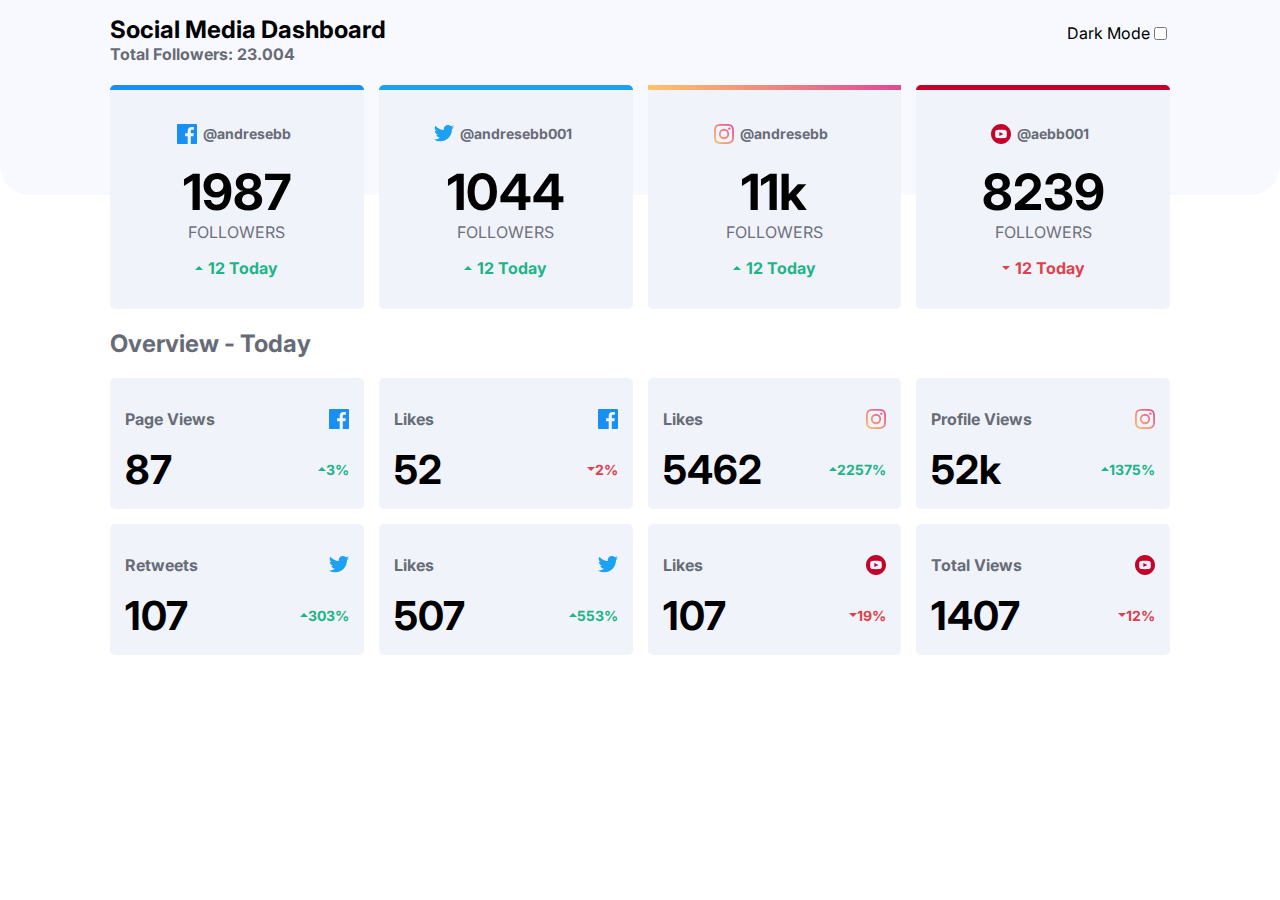
<file: index.html>
<!DOCTYPE html>
<html lang="en">
  <head>
    <meta charset="UTF-8"/>
    <meta name="viewport" content="width=device-width, initial-scale=1.0"/>
    <title>Social Media</title>
    <link rel="stylesheet" href="css/styles.css"/>
    <link href="https://fonts.googleapis.com/css2?family=Inter:wght@400;700&amp;display=swap" rel="stylesheet"/>
  </head>
  <body id="body">
    <header class="header" id="header">
      <div class="header__titulo">
        <h2>Social Media Dashboard</h2>
        <p>Total Followers: 23.004</p>
      </div>
      <div class="header__dark">
        <p>Dark Mode</p>
        <input class="checkbox" type="checkbox"/>
      </div>
    </header>
    <div class="wrapper">
      <section class="social">
        <div class="social__boxes fb--class otra-clase">
          <div class="social__red"><img src="images/icon-facebook.svg" alt=""/>
            <p>@andresebb</p>
          </div>
          <div class="social__followers">
            <h2>1987</h2>
            <p>followers</p>
          </div>
          <div class="social__date verde"><img src="images/icon-up.svg" alt=""/>
            <p>12 Today</p>
          </div>
        </div>
        <div class="social__boxes tw--class otra-clase1">
          <div class="social__red"><img src="images/icon-twitter.svg" alt=""/>
            <p>@andresebb001</p>
          </div>
          <div class="social__followers">
            <h2>1044</h2>
            <p>followers</p>
          </div>
          <div class="social__date verde"><img src="images/icon-up.svg" alt=""/>
            <p>12 Today</p>
          </div>
        </div>
        <div class="social__boxes ig--class otra-clase2">
          <div class="social__red"><img src="images/icon-instagram.svg" alt=""/>
            <p>@andresebb</p>
          </div>
          <div class="social__followers">
            <h2>11k</h2>
            <p>followers</p>
          </div>
          <div class="social__date verde"><img src="images/icon-up.svg" alt=""/>
            <p>12 Today</p>
          </div>
        </div>
        <div class="social__boxes yt--class otra-clase3">
          <div class="social__red"><img src="images/icon-youtube.svg" alt=""/>
            <p>@aebb001</p>
          </div>
          <div class="social__followers">
            <h2>8239</h2>
            <p>followers</p>
          </div>
          <div class="social__date rojo"><img src="images/icon-down.svg" alt=""/>
            <p>12 Today</p>
          </div>
        </div>
      </section>
      <section class="overview">
        <h2>Overview - Today</h2>
      </section>
      <div class="overview__container">
        <div class="overview__container__son box__down1">
          <div class="overview__top">
            <p>Page Views</p><img src="images/icon-facebook.svg" alt=""/>
          </div>
          <div class="overview__down">
            <p>87</p>
            <div class="overview__down--right verde"><img src="images/icon-up.svg" alt=""/>
              <p>3%</p>
            </div>
          </div>
        </div>
        <div class="overview__container__son box__down2">
          <div class="overview__top">
            <p>Likes</p><img src="images/icon-facebook.svg" alt=""/>
          </div>
          <div class="overview__down">
            <p>52</p>
            <div class="overview__down--right rojo"><img src="images/icon-down.svg" alt=""/>
              <p>2%</p>
            </div>
          </div>
        </div>
        <div class="overview__container__son box__down3">
          <div class="overview__top">
            <p>Likes</p><img src="images/icon-instagram.svg" alt=""/>
          </div>
          <div class="overview__down">
            <p>5462</p>
            <div class="overview__down--right verde"><img src="images/icon-up.svg" alt=""/>
              <p>2257%</p>
            </div>
          </div>
        </div>
        <div class="overview__container__son box__down4">
          <div class="overview__top">
            <p>Profile Views</p><img src="images/icon-instagram.svg" alt=""/>
          </div>
          <div class="overview__down">
            <p>52k</p>
            <div class="overview__down--right verde"><img src="images/icon-up.svg" alt=""/>
              <p>1375%</p>
            </div>
          </div>
        </div>
      </div>
      <div class="overview__container">
        <div class="overview__container__son box__down5">
          <div class="overview__top">
            <p>Retweets</p><img src="images/icon-twitter.svg" alt=""/>
          </div>
          <div class="overview__down">
            <p>107</p>
            <div class="overview__down--right verde"><img src="images/icon-up.svg" alt=""/>
              <p>303%</p>
            </div>
          </div>
        </div>
        <div class="overview__container__son box__down6">
          <div class="overview__top">
            <p>Likes</p><img src="images/icon-twitter.svg" alt=""/>
          </div>
          <div class="overview__down">
            <p>507</p>
            <div class="overview__down--right verde"><img src="images/icon-up.svg" alt=""/>
              <p>553%</p>
            </div>
          </div>
        </div>
        <div class="overview__container__son box__down7">
          <div class="overview__top">
            <p>Likes</p><img src="images/icon-youtube.svg" alt=""/>
          </div>
          <div class="overview__down">
            <p>107</p>
            <div class="overview__down--right rojo"><img src="images/icon-down.svg" alt=""/>
              <p>19%</p>
            </div>
          </div>
        </div>
        <div class="overview__container__son box__down8">
          <div class="overview__top">
            <p>Total Views</p><img src="images/icon-youtube.svg" alt=""/>
          </div>
          <div class="overview__down">
            <p>1407</p>
            <div class="overview__down--right rojo"><img src="images/icon-down.svg" alt=""/>
              <p>12%</p>
            </div>
          </div>
        </div>
      </div>
      <script src="javascript/evento.js"></script>
    </div>
  </body>
</html>
</file>
<file: css/styles.css>
body {
  margin: 0;
  font-family: "Inter", sans-serif;
}

.wrapper {
  margin: 0 110px;
  position: relative;
  top: -110px;
  left: 0;
  right: 0;
}

@media screen and (max-width: 1124px) {
  .wrapper {
    margin: 0 60px;
  }

  .social {
    flex-wrap: wrap;
  }

  .social .social__boxes {
    margin: 15px;
    width: 40%;
  }

  .social__boxes:last-child {
    margin-right: 15px !important;
  }

  .overview__container {
    flex-wrap: wrap;
  }

  .overview__container .overview__container__son {
    margin: 15px;
    width: 40%;
  }

  .overview__top {
    padding: 0 20px;
  }

  .overview__down {
    padding: 0 20px;
  }

  .overview__container__son:nth-child(4) {
    margin-right: 15px !important;
  }

  .overview__container__son:nth-child(8) {
    margin-right: 15px !important;
  }
}
@media screen and (max-width: 738px) {
  .wrapper {
    margin: 0 100px;
  }

  .social {
    flex-wrap: wrap;
  }

  .social .social__boxes {
    width: 100%;
  }

  .social__boxes:last-child {
    margin-right: 15px !important;
  }

  .overview__container .overview__container__son {
    margin: 15px;
    width: 100%;
  }

  .overview__top {
    padding: 0 30px;
  }

  .overview__down {
    padding: 0 30px;
  }
}
@media screen and (max-width: 530px) {
  .header {
    display: block;
    padding: 15px 75px 0 75px;
  }

  .header__titulo {
    border-bottom: 2px solid rgba(0, 0, 0, 0.3);
  }
  .header__titulo h2 {
    font-size: 20px;
  }
  .header__titulo p {
    font-size: 14px;
  }

  .header__dark {
    justify-content: space-around;
  }
  .header__dark p {
    font-weight: bold;
    color: #676b77;
    font-size: 14px;
  }

  .wrapper {
    top: -75px;
    margin: 0 50px;
  }
}
header {
  display: flex;
  justify-content: space-between;
  position: relative;
  padding: 15px 110px 0 110px;
  background-color: #f8f9fe;
  height: 180px;
  border-bottom-left-radius: 30px;
  border-bottom-right-radius: 30px;
}
header .header__titulo h2 {
  margin: 0;
}
header .header__titulo p {
  margin-top: 0;
  color: #676b77;
  font-weight: bold;
}
header .header__dark {
  display: flex;
  height: 20%;
  align-items: center;
}

.social {
  display: flex;
  justify-content: center;
}
.social__boxes {
  width: 240px;
  text-align: center;
  background: #f0f3fa;
  margin-right: 15px;
  padding: 15px;
  border-radius: 5px;
}
.social__boxes .social__followers h2 {
  font-size: 50px;
  margin: 0;
}
.social__boxes .social__followers p {
  margin: 0;
  text-transform: uppercase;
  color: #6e707c;
}
.social__boxes .social__red {
  display: flex;
  justify-content: center;
  align-items: center;
}
.social__boxes .social__red p {
  font-size: 14px;
  padding: 6px;
  font-weight: bold;
  color: #676b77;
}
.social__boxes .social__date {
  display: flex;
  align-items: center;
  justify-content: center;
  margin: 0 auto;
}
.social__boxes .social__date p {
  margin-left: 5px;
}
.social__boxes .verde {
  font-weight: bold;
}
.social__boxes .verde p {
  color: #1db489;
}
.social__boxes .rojo {
  font-weight: bold;
}
.social__boxes .rojo p {
  color: #dc414c;
}
.social__boxes:last-child {
  margin-right: 0;
}
.social .fb--class {
  border-top: 5px solid #198ff5;
}
.social .tw--class {
  border-top: 5px solid #1ca0f2;
}
.social .ig--class {
  border-top: 5px solid transparent;
  border-image: linear-gradient(to right, #fdc468 0%, #df4996);
  border-image-slice: 1;
}
.social .yt--class {
  border-top: 5px solid #c4032a;
}

.overview h2 {
  color: #676b77;
}

.overview__container {
  display: flex;
  justify-content: center;
}
.overview__container__son {
  width: 240px;
  padding: 15px;
  background: #f0f3fa;
  margin: 0 15px 15px 0;
  border-radius: 5px;
}
.overview__container__son .overview__top {
  display: flex;
  align-items: center;
  justify-content: space-between;
}
.overview__container__son .overview__top p {
  color: #676b77;
  font-weight: bold;
}
.overview__container__son .overview__down {
  display: flex;
  align-items: center;
  justify-content: space-between;
}
.overview__container__son .overview__down p {
  font-weight: bold;
  font-size: 40px;
  margin: 0;
}
.overview__container__son .overview__down--right {
  display: flex;
  align-items: center;
}
.overview__container__son .overview__down .verde p {
  color: #1db489;
  font-size: 14px;
  font-weight: bold;
}
.overview__container__son .overview__down .rojo p {
  color: #dc414c;
  font-size: 14px;
  font-weight: bold;
}
.overview__container__son:nth-child(4) {
  margin-right: 0;
}
.overview__container__son:nth-child(8) {
  margin-right: 0;
}

.dark__fond {
  background: #1d2029;
}
.dark__fond__header {
  background: #20222f;
}
.dark__fond__header h2 {
  color: white;
}
.dark__fond__header p {
  color: white !important;
}
.dark__fond__box {
  background: #252b43;
}
.dark__fond__box .overview__down p {
  color: white;
}
.dark__fond h2 {
  color: white;
}
</file>
